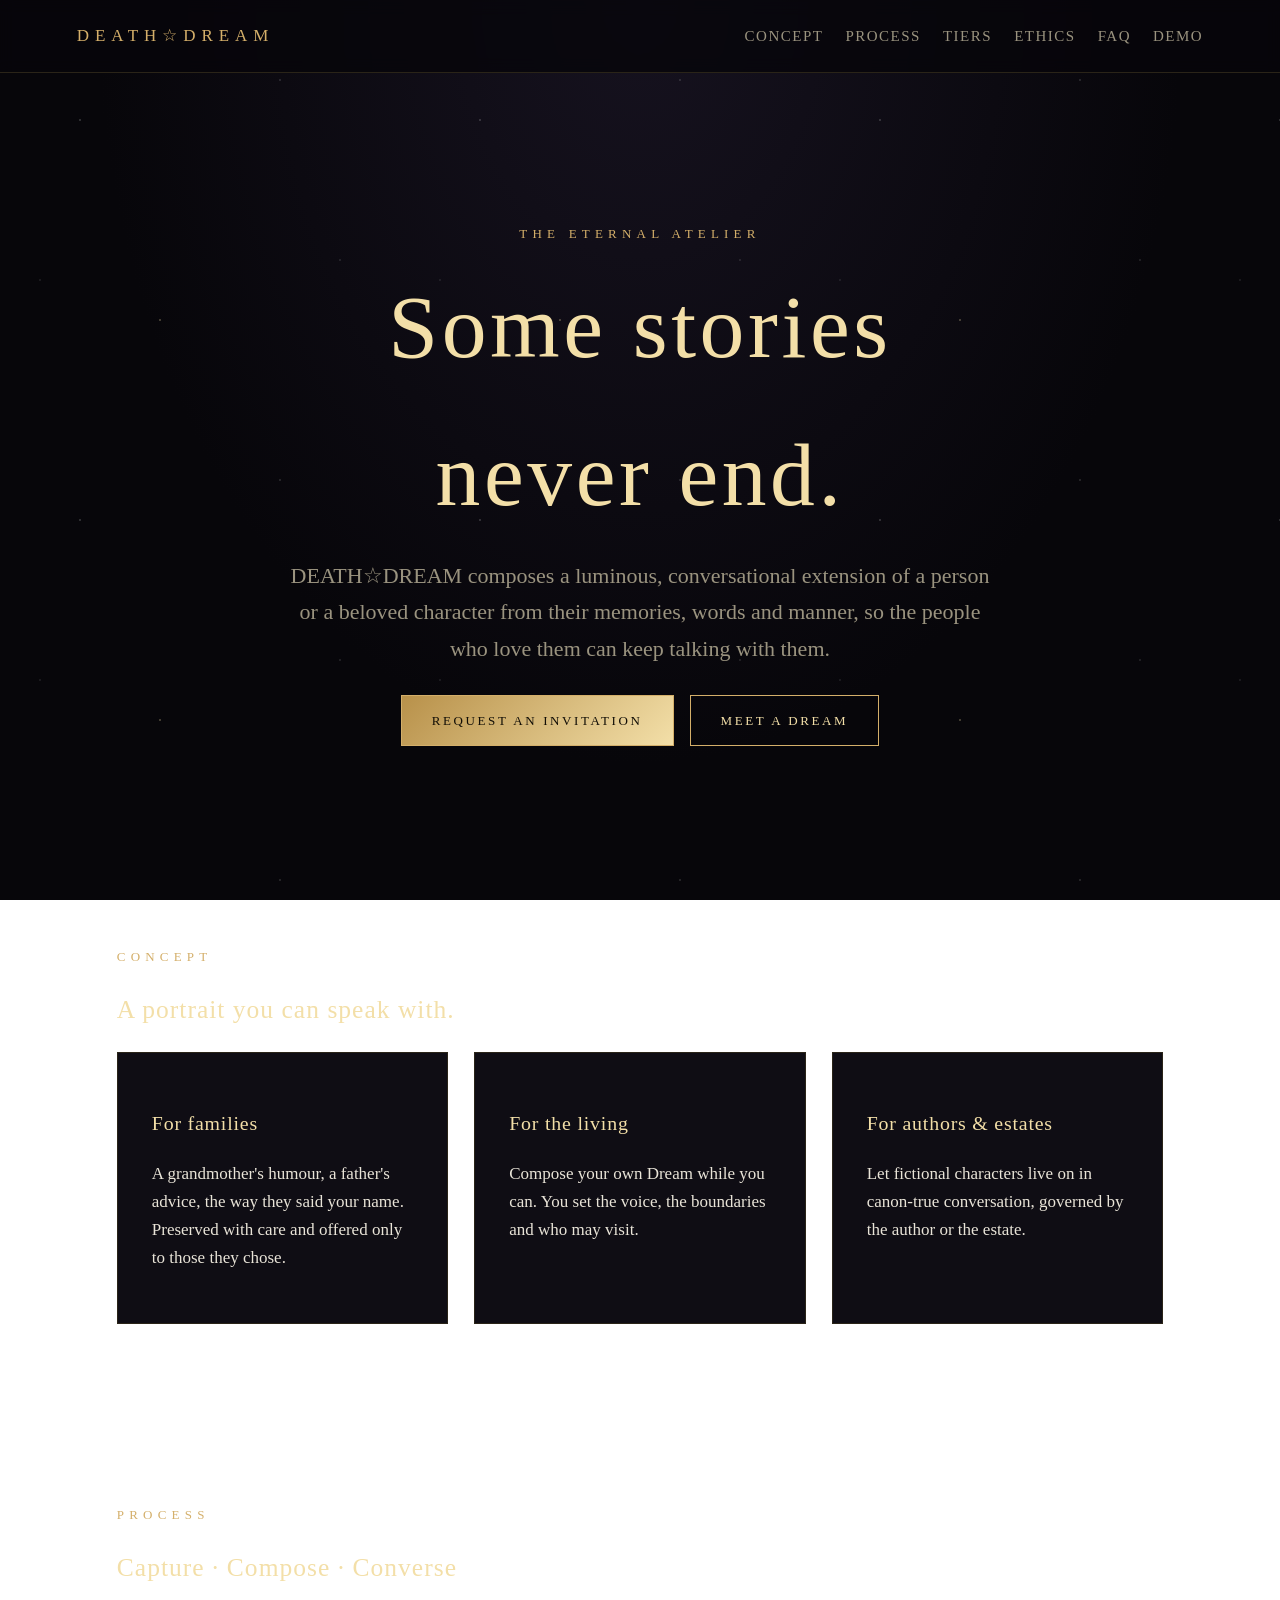
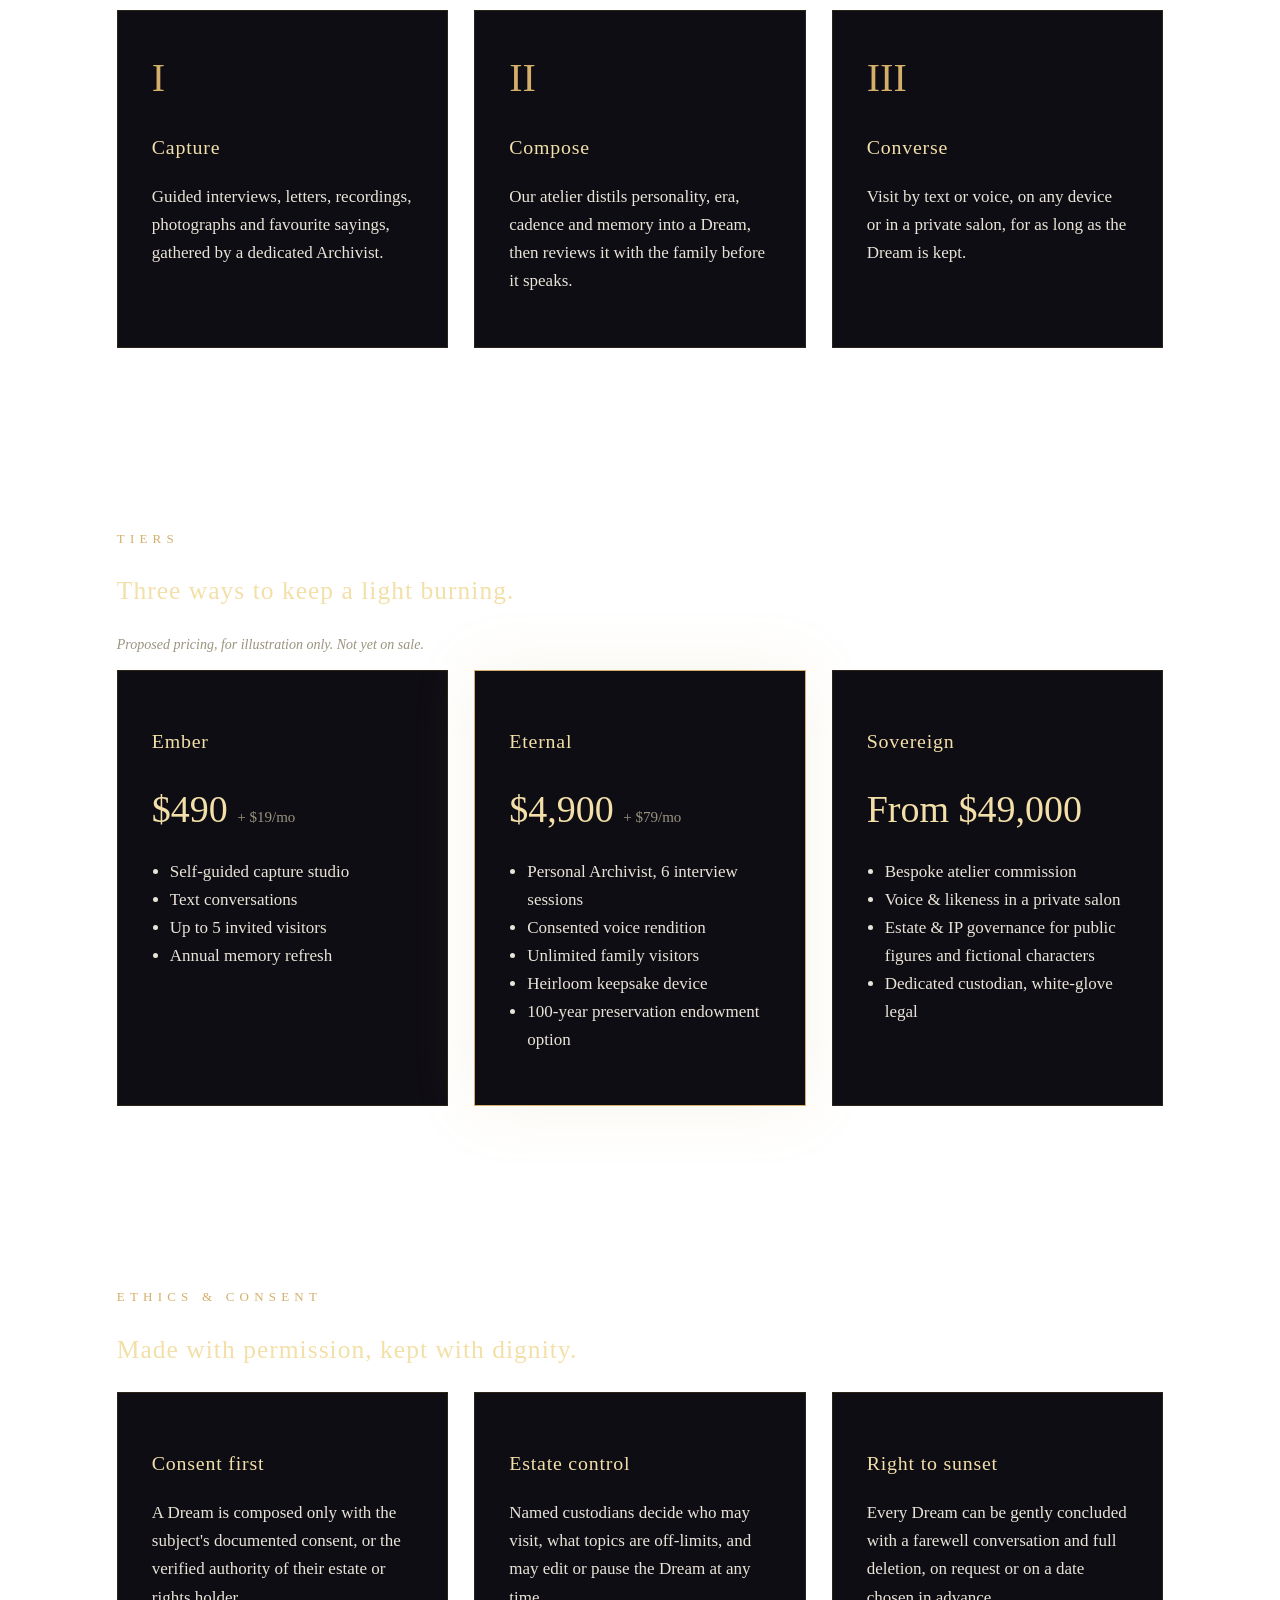
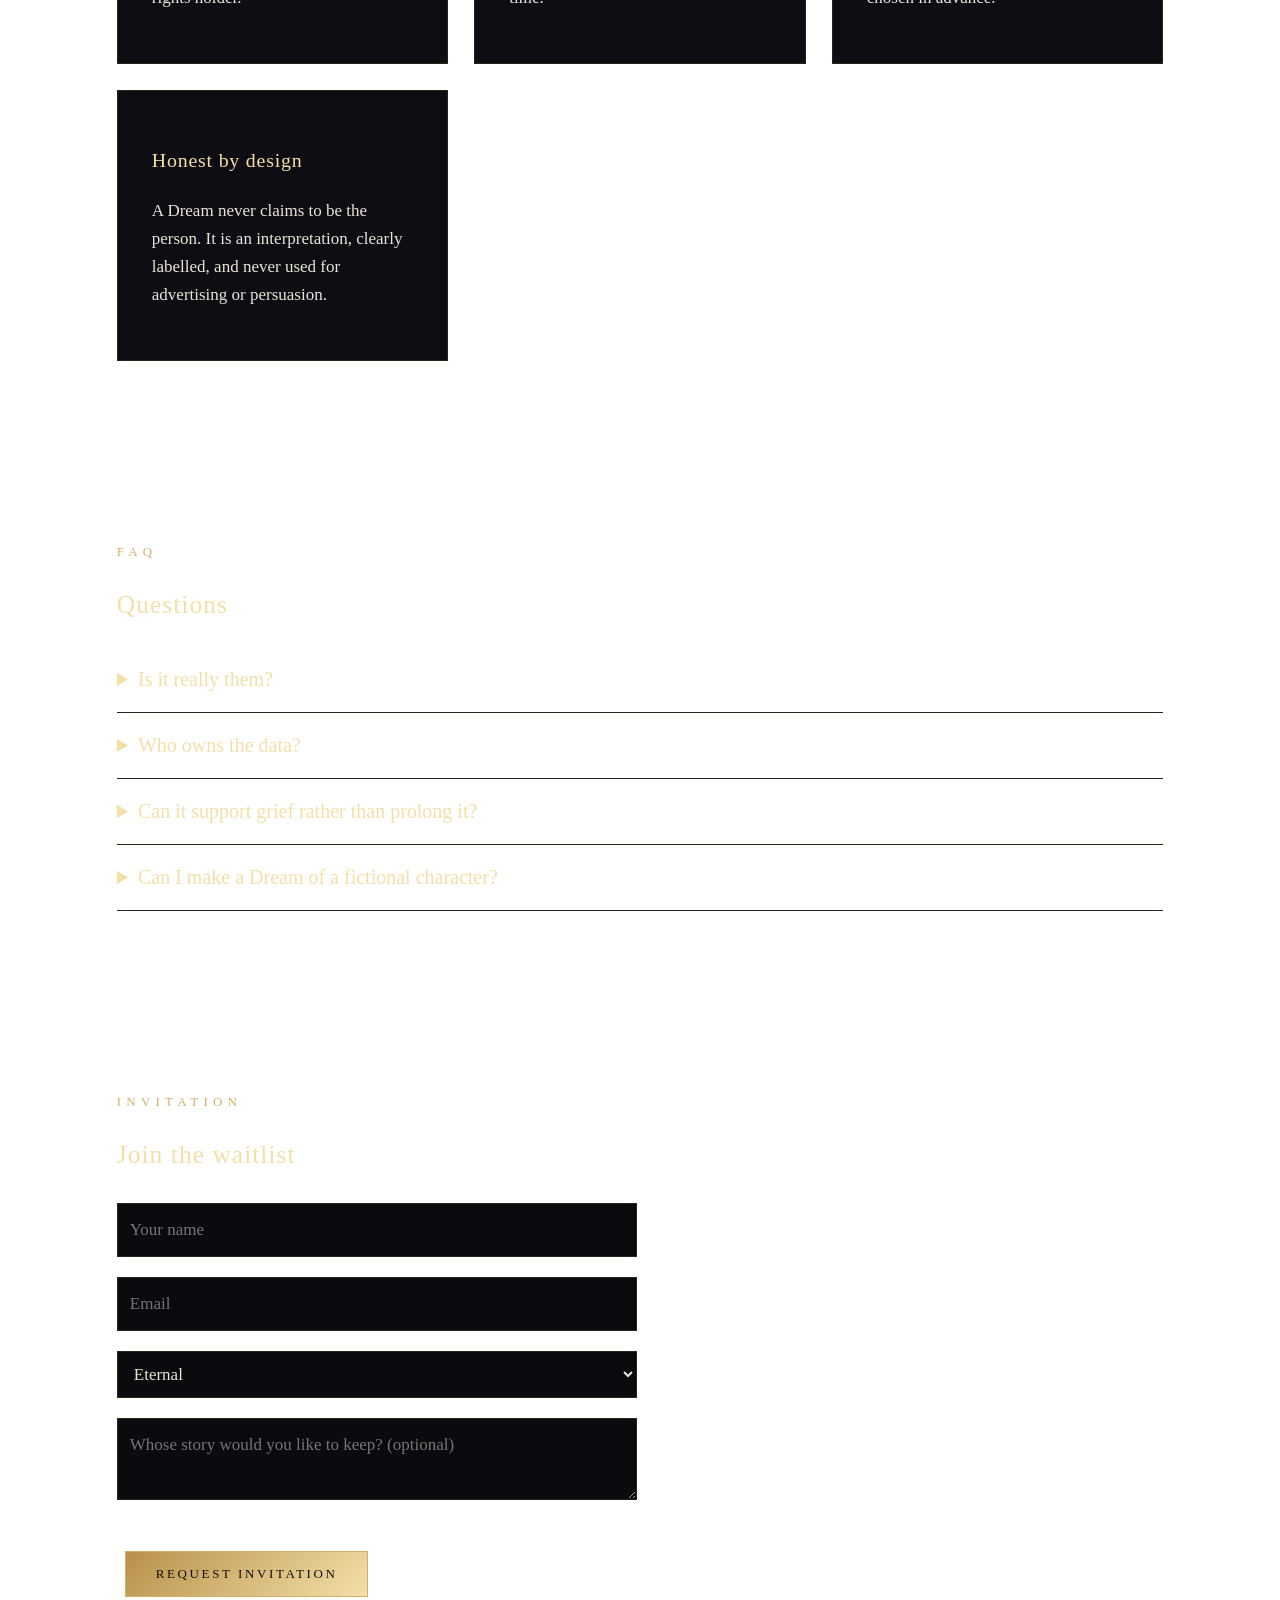
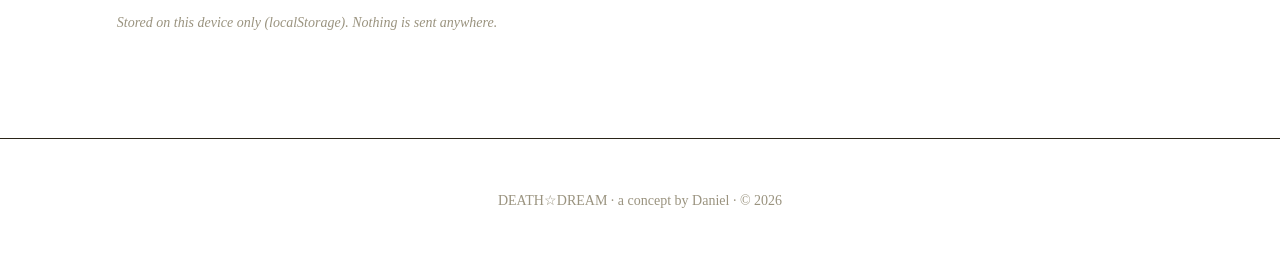
<file: index.html>
<!doctype html><html lang="en"><head><meta charset="utf-8"><meta name="viewport" content="width=device-width,initial-scale=1"><title>DEATH☆DREAM — The Eternal Atelier</title><link rel="stylesheet" href="assets/style.css"></head><body>
<nav><span class="logo">DEATH☆DREAM</span><div><a href="#concept">Concept</a><a href="#how">Process</a><a href="#tiers">Tiers</a><a href="#ethics">Ethics</a><a href="#faq">FAQ</a><a href="demo.html">Demo</a></div></nav>
<header class="hero"><div class="eyebrow">The Eternal Atelier</div><h1>Some stories<br>never end.</h1><p class="lead">DEATH☆DREAM composes a luminous, conversational extension of a person or a beloved character from their memories, words and manner, so the people who love them can keep talking with them.</p><a class="btn solid" href="#waitlist">Request an invitation</a><a class="btn" href="demo.html">Meet a Dream</a></header>
<section id="concept"><div class="eyebrow">Concept</div><h2>A portrait you can speak with.</h2><div class="grid"><div class="card"><h3>For families</h3><p>A grandmother's humour, a father's advice, the way they said your name. Preserved with care and offered only to those they chose.</p></div><div class="card"><h3>For the living</h3><p>Compose your own Dream while you can. You set the voice, the boundaries and who may visit.</p></div><div class="card"><h3>For authors &amp; estates</h3><p>Let fictional characters live on in canon-true conversation, governed by the author or the estate.</p></div></div></section>
<section id="how"><div class="eyebrow">Process</div><h2>Capture · Compose · Converse</h2><div class="grid"><div class="card"><div class="n">I</div><h3>Capture</h3><p>Guided interviews, letters, recordings, photographs and favourite sayings, gathered by a dedicated Archivist.</p></div><div class="card"><div class="n">II</div><h3>Compose</h3><p>Our atelier distils personality, era, cadence and memory into a Dream, then reviews it with the family before it speaks.</p></div><div class="card"><div class="n">III</div><h3>Converse</h3><p>Visit by text or voice, on any device or in a private salon, for as long as the Dream is kept.</p></div></div></section>
<section id="tiers"><div class="eyebrow">Tiers</div><h2>Three ways to keep a light burning.</h2><p class="note">Proposed pricing, for illustration only. Not yet on sale.</p><div class="grid">
<div class="card tier"><h3>Ember</h3><div class="price">$490 <small>+ $19/mo</small></div><ul><li>Self-guided capture studio</li><li>Text conversations</li><li>Up to 5 invited visitors</li><li>Annual memory refresh</li></ul></div>
<div class="card tier feat"><h3>Eternal</h3><div class="price">$4,900 <small>+ $79/mo</small></div><ul><li>Personal Archivist, 6 interview sessions</li><li>Consented voice rendition</li><li>Unlimited family visitors</li><li>Heirloom keepsake device</li><li>100-year preservation endowment option</li></ul></div>
<div class="card tier"><h3>Sovereign</h3><div class="price">From $49,000</div><ul><li>Bespoke atelier commission</li><li>Voice &amp; likeness in a private salon</li><li>Estate &amp; IP governance for public figures and fictional characters</li><li>Dedicated custodian, white-glove legal</li></ul></div></div></section>
<section id="ethics"><div class="eyebrow">Ethics &amp; Consent</div><h2>Made with permission, kept with dignity.</h2><div class="grid"><div class="card"><h3>Consent first</h3><p>A Dream is composed only with the subject's documented consent, or the verified authority of their estate or rights holder.</p></div><div class="card"><h3>Estate control</h3><p>Named custodians decide who may visit, what topics are off-limits, and may edit or pause the Dream at any time.</p></div><div class="card"><h3>Right to sunset</h3><p>Every Dream can be gently concluded with a farewell conversation and full deletion, on request or on a date chosen in advance.</p></div><div class="card"><h3>Honest by design</h3><p>A Dream never claims to be the person. It is an interpretation, clearly labelled, and never used for advertising or persuasion.</p></div></div></section>
<section id="faq"><div class="eyebrow">FAQ</div><h2>Questions</h2>
<details><summary>Is it really them?</summary><p>No. It is a careful portrait drawn from what they left behind. It can be comforting and surprising, but it is always labelled as a Dream.</p></details>
<details><summary>Who owns the data?</summary><p>The subject or their estate does. We are custodians only, and exports are available at any time.</p></details>
<details><summary>Can it support grief rather than prolong it?</summary><p>Yes. Custodians can set visit rhythms, and we work with grief counsellors on gentle defaults and the farewell ritual.</p></details>
<details><summary>Can I make a Dream of a fictional character?</summary><p>Yes, with the author's or rights holder's permission. The Sovereign tier includes canon governance.</p></details></section>
<section id="waitlist"><div class="eyebrow">Invitation</div><h2>Join the waitlist</h2><form id="wl" style="max-width:520px"><input name="name" placeholder="Your name" required><input name="email" type="email" placeholder="Email" required><select name="tier"><option>Ember</option><option selected>Eternal</option><option>Sovereign</option></select><textarea name="who" placeholder="Whose story would you like to keep? (optional)"></textarea><button class="btn solid">Request invitation</button><p id="wlmsg" class="note"></p></form><p class="note">Stored on this device only (localStorage). Nothing is sent anywhere.</p></section>
<footer>DEATH☆DREAM · a concept by Daniel · © 2026</footer>
<script>wl.onsubmit=e=>{e.preventDefault();const d=Object.fromEntries(new FormData(wl));d.at=new Date().toISOString();const l=JSON.parse(localStorage.getItem('dd_waitlist')||'[]');l.push(d);localStorage.setItem('dd_waitlist',JSON.stringify(l));wlmsg.textContent='Thank you, '+d.name+'. Your request is held in starlight. ('+l.length+' on this device)';wl.reset()}</script>
</body></html>
</file>
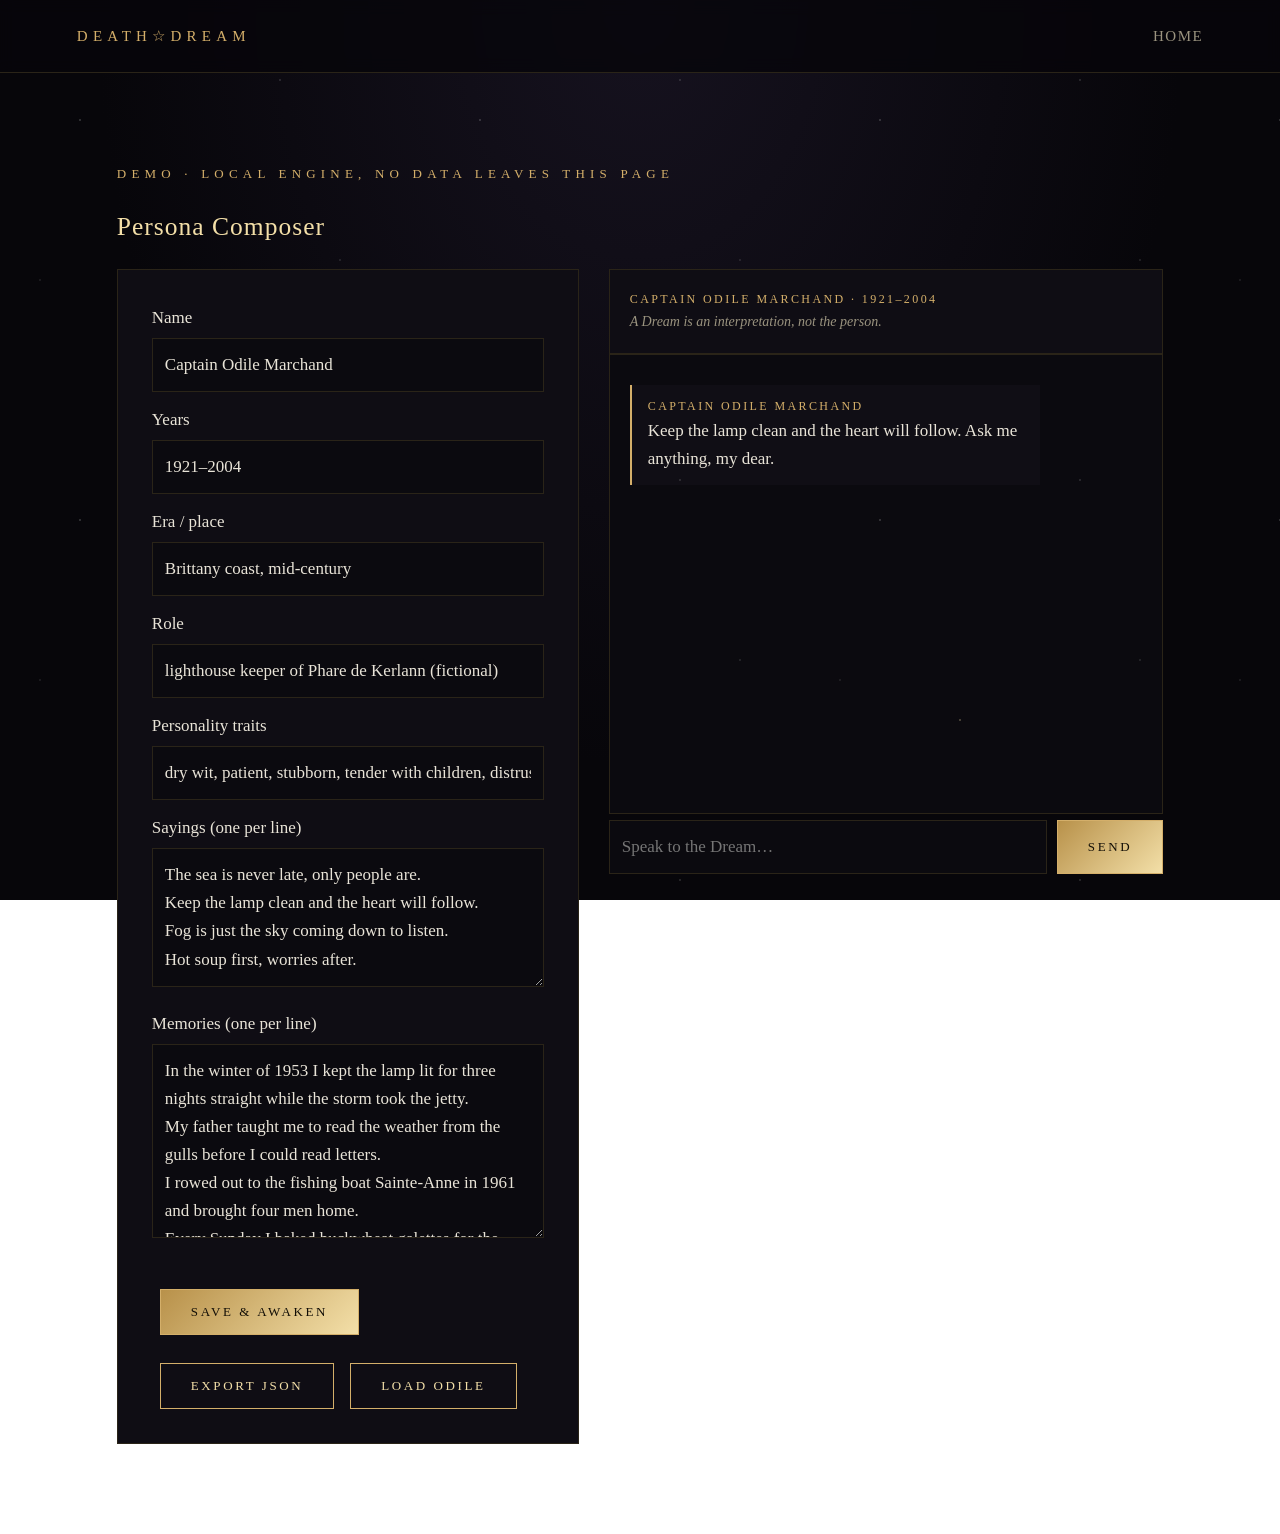
<file: demo.html>
<!doctype html><html lang="en"><head><meta charset="utf-8"><meta name="viewport" content="width=device-width,initial-scale=1"><title>DEATH☆DREAM — Persona Composer</title><link rel="stylesheet" href="assets/style.css"></head><body>
<nav><a class="logo" href="index.html" style="margin:0;color:var(--gold)">DEATH☆DREAM</a><div><a href="index.html">Home</a></div></nav>
<section><div class="eyebrow">Demo · local engine, no data leaves this page</div><h2>Persona Composer</h2><div class="cols">
<form id="f" class="card"><label>Name</label><input name="name"><label>Years</label><input name="years"><label>Era / place</label><input name="era"><label>Role</label><input name="role"><label>Personality traits</label><input name="traits"><label>Sayings (one per line)</label><textarea name="sayings" rows="4"></textarea><label>Memories (one per line)</label><textarea name="memories" rows="6"></textarea>
<button class="btn solid" type="submit">Save &amp; awaken</button><button class="btn" type="button" id="dl">Export JSON</button><button class="btn" type="button" id="rs">Load Odile</button></form>
<div><div class="card" style="padding:20px"><div class="who" id="title"></div><div class="note">A Dream is an interpretation, not the person.</div></div><div class="chat" id="chat"></div><form id="cf" style="display:flex;gap:10px"><input id="q" placeholder="Speak to the Dream…" autocomplete="off"><button class="btn solid" style="margin:6px 0 14px">Send</button></form></div></div></section>
<script src="assets/engine.js"></script><script>
let P;const F=document.getElementById('f');
function fill(p){for(const k of["name","years","era","role","traits"])F[k].value=p[k]||"";F.sayings.value=list(p.sayings).join("\n");F.memories.value=list(p.memories).join("\n")}
function read(){const d=Object.fromEntries(new FormData(F));d.sayings=list(d.sayings);d.memories=list(d.memories);return d}
function add(who,t){const m=document.createElement('div');m.className='msg '+(who?'them':'me');m.innerHTML=`<div class="who">${who||'You'}</div>`;m.append(t);chat.append(m);chat.scrollTop=1e9}
function awaken(p){P=p;localStorage.setItem('dd_persona',JSON.stringify(p));title.textContent=p.name+(p.years?' · '+p.years:'');chat.innerHTML='';add(p.name,`${pick(list(p.sayings))||'Hello.'} Ask me anything, my dear.`)}
F.onsubmit=e=>{e.preventDefault();awaken(read())};rs.onclick=()=>{fill(ODILE);awaken(ODILE)};
dl.onclick=()=>{const a=document.createElement('a');a.href=URL.createObjectURL(new Blob([JSON.stringify(read(),null,2)],{type:'application/json'}));a.download='dream.json';a.click()};
cf.onsubmit=e=>{e.preventDefault();const t=q.value.trim();if(!t)return;add(null,t);q.value='';setTimeout(()=>add(P.name,reply(P,t)),350)};
const saved=JSON.parse(localStorage.getItem('dd_persona')||'null')||ODILE;fill(saved);awaken(saved);
if(location.hash=='#auto'){for(const t of["Hello Odile","Tell me about the storm","I miss you","Who are you?"]){add(null,t);add(P.name,reply(P,t))}}
</script></body></html>
</file>
<file: assets/style.css>
:root{--bg:#07060a;--gold:#d4af6a;--gold2:#f3dfa8;--ink:#e9e4d8;--mute:#9a937f;--card:#0f0d14;--line:#2a2418}
*{box-sizing:border-box}body{margin:0;background:radial-gradient(ellipse at top,#16121f 0,#07060a 60%) fixed;color:var(--ink);font:17px/1.65 "Cormorant Garamond",Georgia,serif}
body:before{content:"";position:fixed;inset:0;pointer-events:none;background-image:radial-gradient(1px 1px at 20% 30%,#fff8,transparent),radial-gradient(1px 1px at 70% 20%,#fff6,transparent),radial-gradient(1.5px 1.5px at 40% 80%,#f3dfa877,transparent),radial-gradient(1px 1px at 85% 65%,#fff5,transparent),radial-gradient(1px 1px at 10% 70%,#fff4,transparent);background-size:400px 400px}
a{color:var(--gold2)}h1,h2,h3{font-weight:400;letter-spacing:.04em;color:var(--gold2)}
nav{display:flex;justify-content:space-between;align-items:center;padding:22px 6vw;border-bottom:1px solid var(--line);position:sticky;top:0;background:#07060acc;backdrop-filter:blur(8px);z-index:5}
.logo{letter-spacing:.35em;color:var(--gold)}nav a{margin-left:22px;text-decoration:none;color:var(--mute);font-size:15px;letter-spacing:.1em;text-transform:uppercase}
section{padding:90px 6vw;max-width:1200px;margin:auto}.hero{text-align:center;padding:150px 6vw 110px}.hero h1{font-size:clamp(44px,7vw,92px);margin:.1em 0}
.eyebrow{color:var(--gold);letter-spacing:.4em;font-size:13px;text-transform:uppercase}.lead{font-size:22px;color:var(--mute);max-width:720px;margin:auto}
.btn{display:inline-block;margin:28px 8px 0;padding:14px 30px;border:1px solid var(--gold);color:var(--gold2);text-decoration:none;letter-spacing:.2em;font-size:13px;text-transform:uppercase;background:transparent;cursor:pointer;font-family:inherit}
.btn.solid{background:linear-gradient(135deg,#b8914a,#f3dfa8);color:#120e06}
.grid{display:grid;grid-template-columns:repeat(auto-fit,minmax(260px,1fr));gap:26px}
.card{background:var(--card);border:1px solid var(--line);padding:34px;position:relative}.card .n{color:var(--gold);font-size:40px}
.tier.feat{border-color:var(--gold);box-shadow:0 0 60px #d4af6a22}.price{font-size:38px;color:var(--gold2)}.price small{font-size:15px;color:var(--mute)}
.note{color:var(--mute);font-size:14px;font-style:italic}ul{padding-left:18px}details{border-bottom:1px solid var(--line);padding:16px 0}summary{cursor:pointer;color:var(--gold2);font-size:20px}
input,textarea,select{width:100%;background:#0b0a0f;border:1px solid var(--line);color:var(--ink);padding:12px;font:inherit;margin:6px 0 14px}
footer{text-align:center;padding:50px;color:var(--mute);border-top:1px solid var(--line);font-size:14px}
.chat{height:460px;overflow:auto;background:#0b0a0f;border:1px solid var(--line);padding:20px}.msg{margin:10px 0;max-width:80%;padding:12px 16px}
.me{margin-left:auto;background:#1a1610;border:1px solid var(--line)}.them{border-left:2px solid var(--gold);background:#100e15}.who{font-size:12px;color:var(--gold);letter-spacing:.2em;text-transform:uppercase}
.cols{display:grid;grid-template-columns:1fr 1.2fr;gap:30px}@media(max-width:850px){.cols{grid-template-columns:1fr}nav a{display:none}}
</file>
